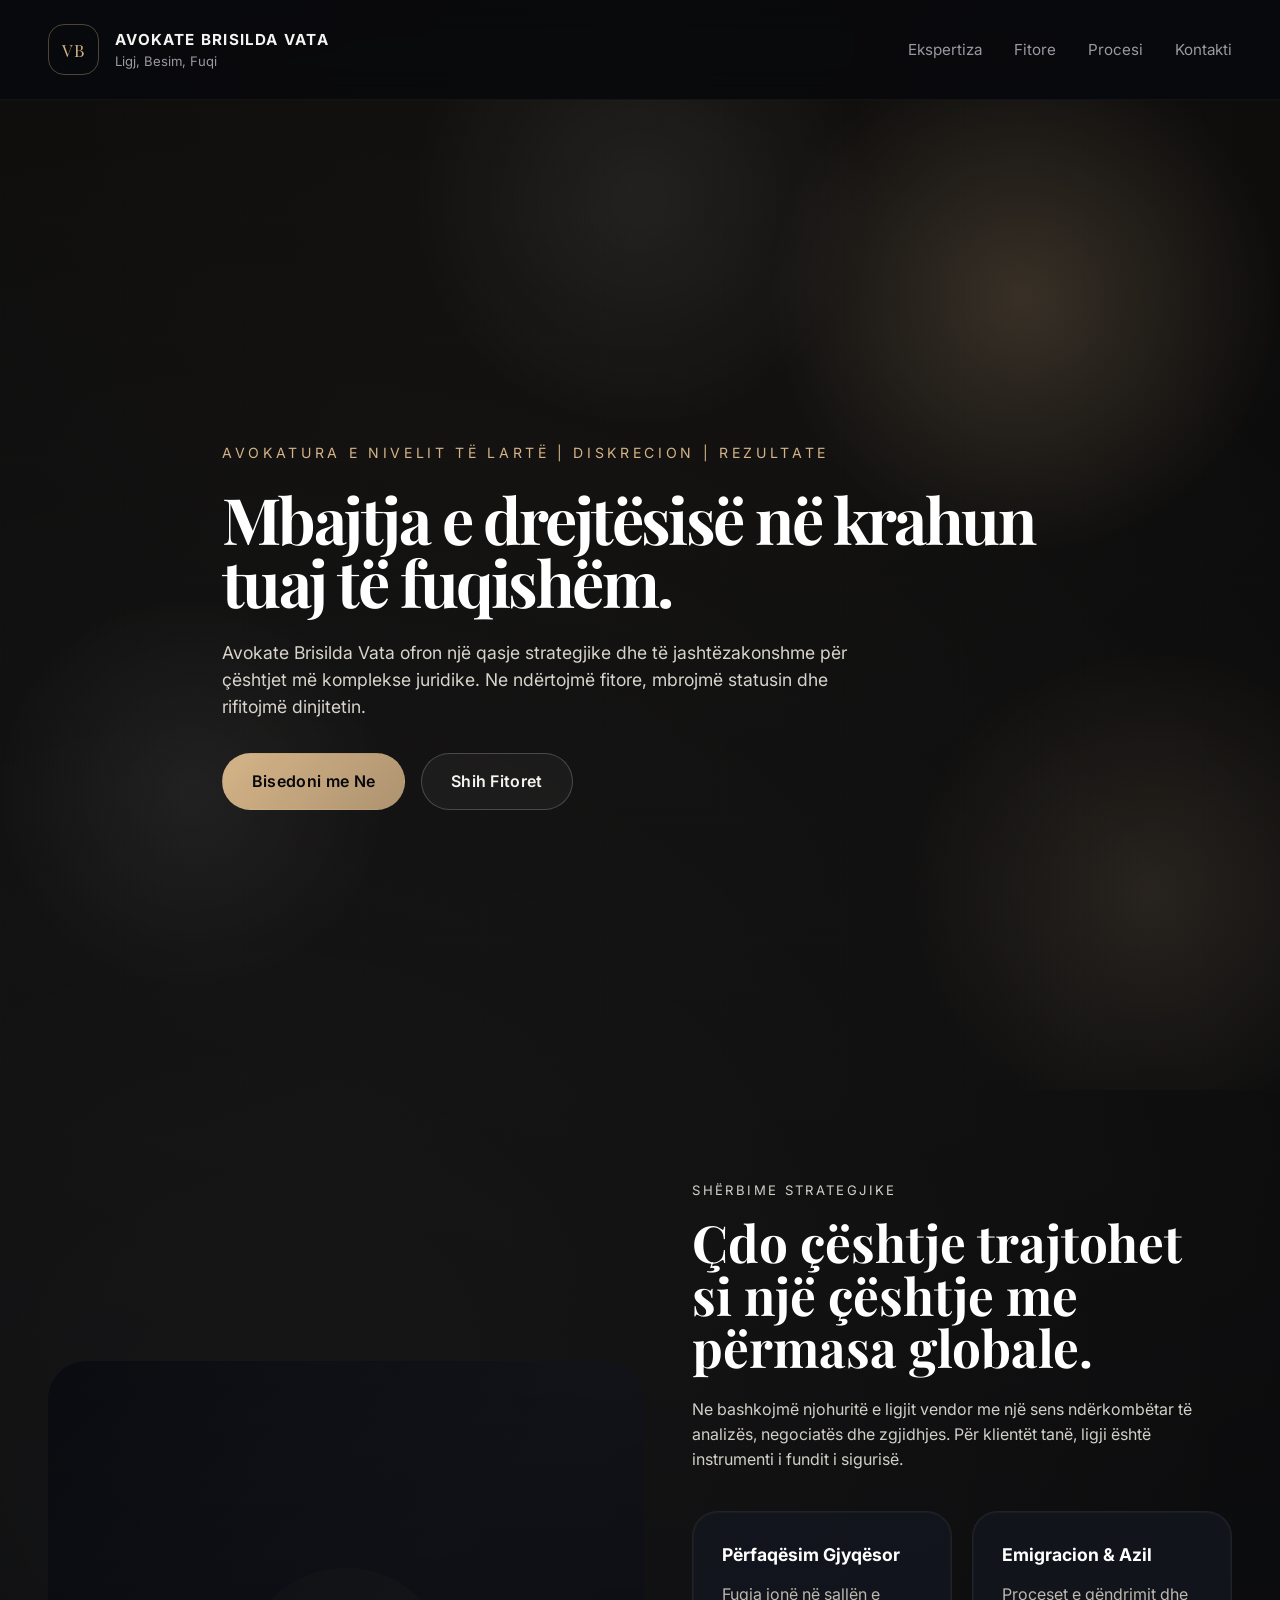
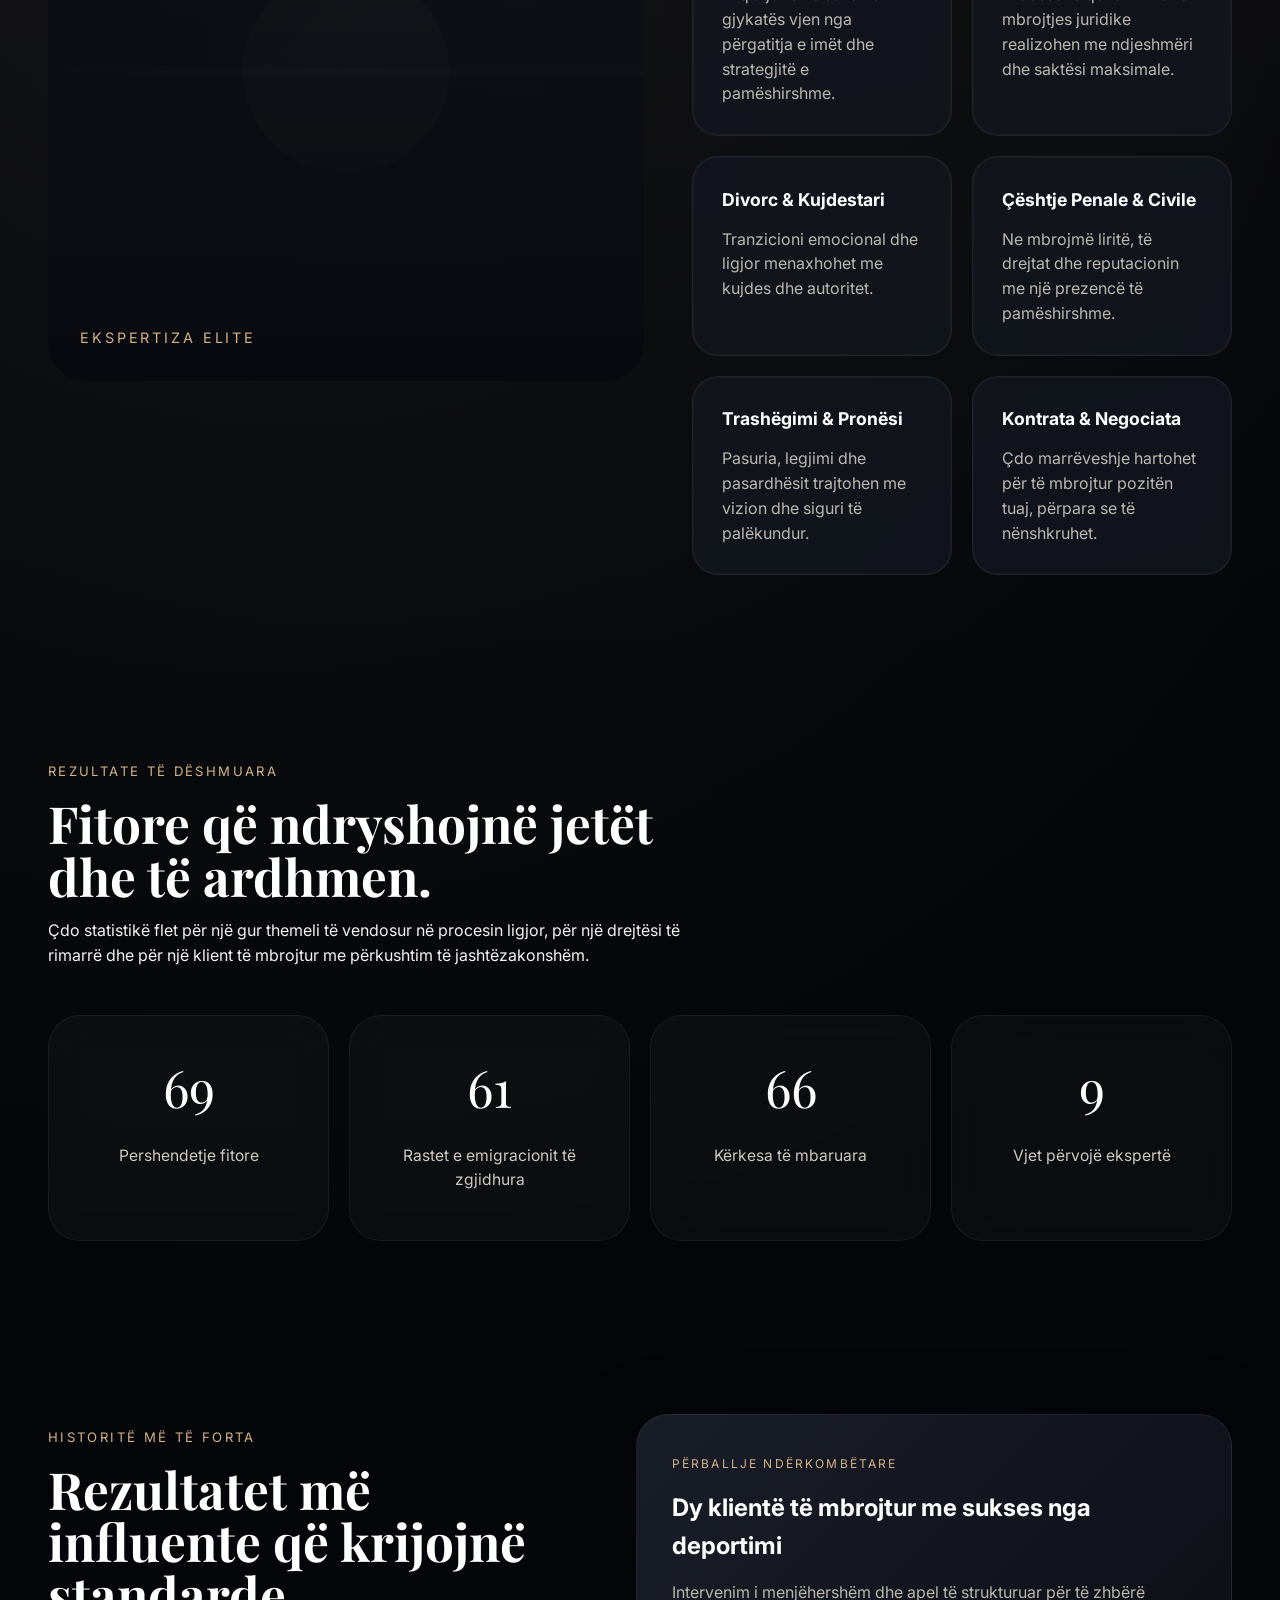
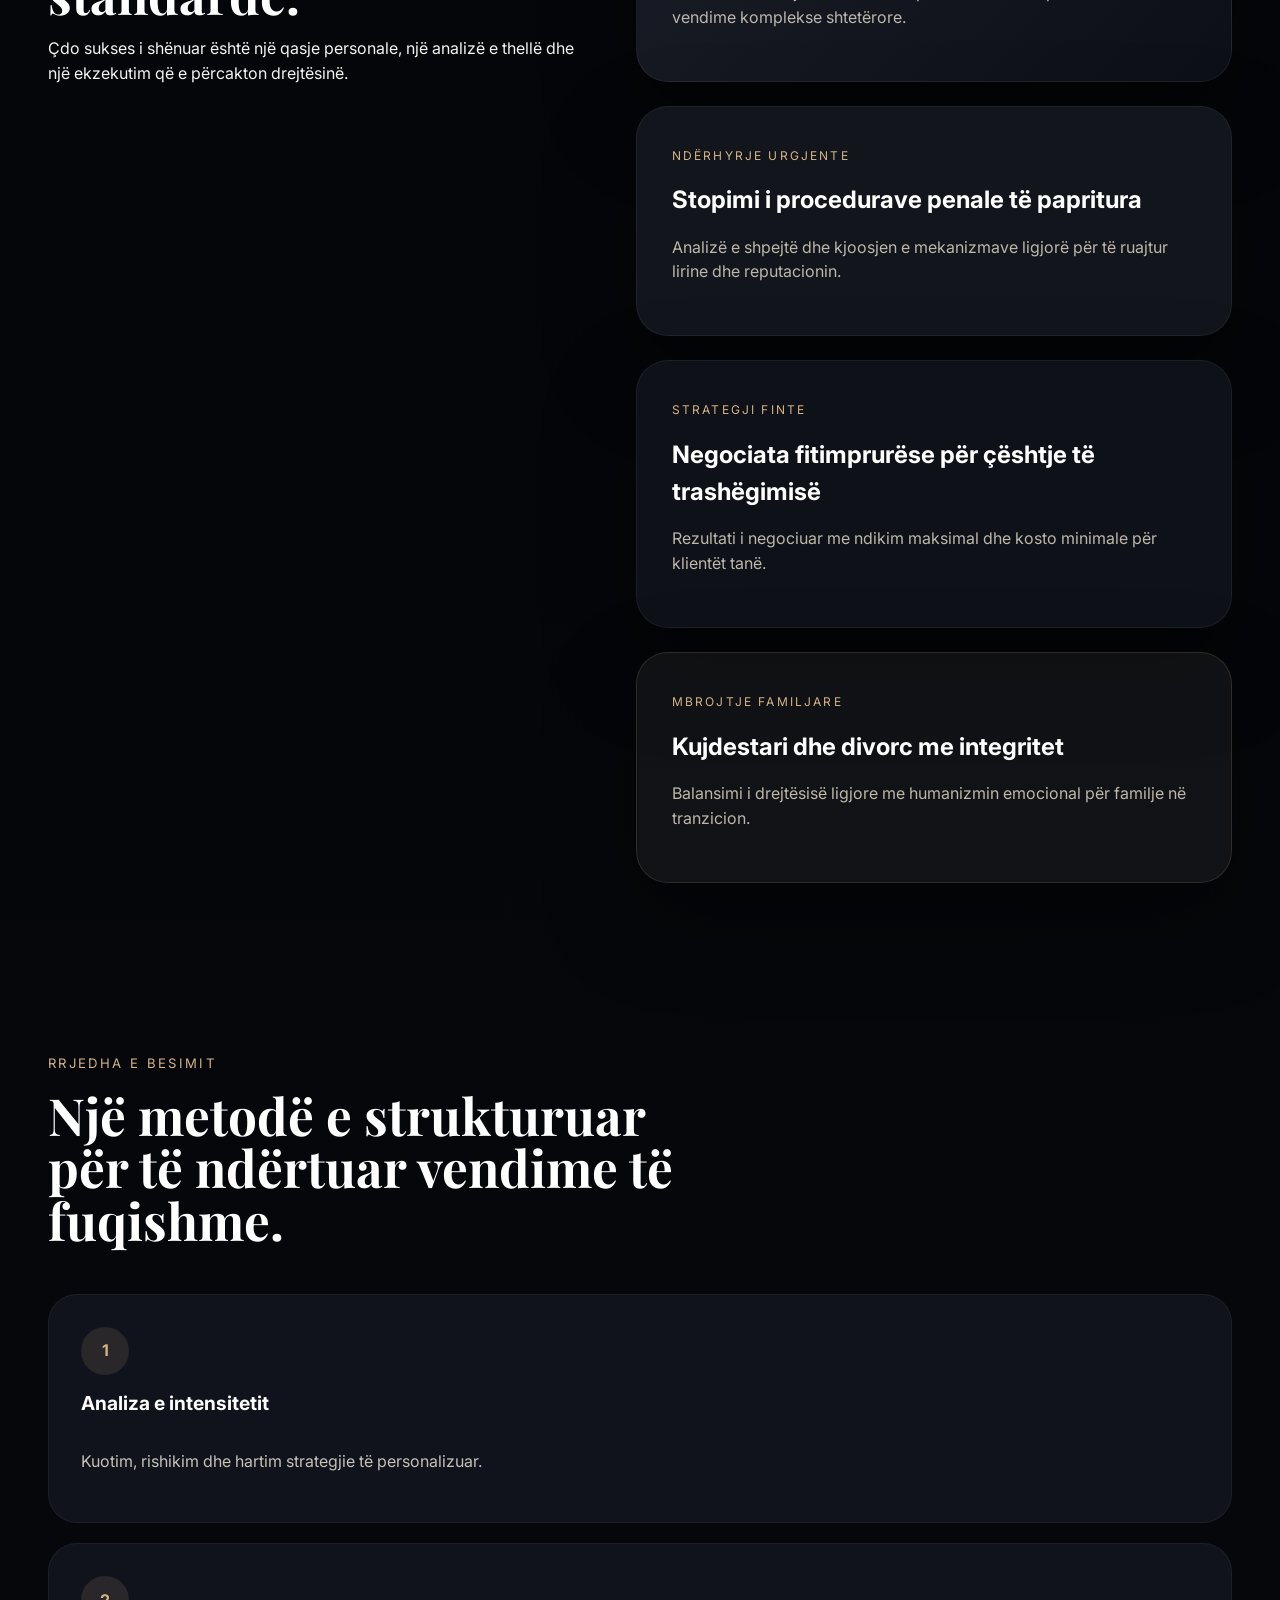
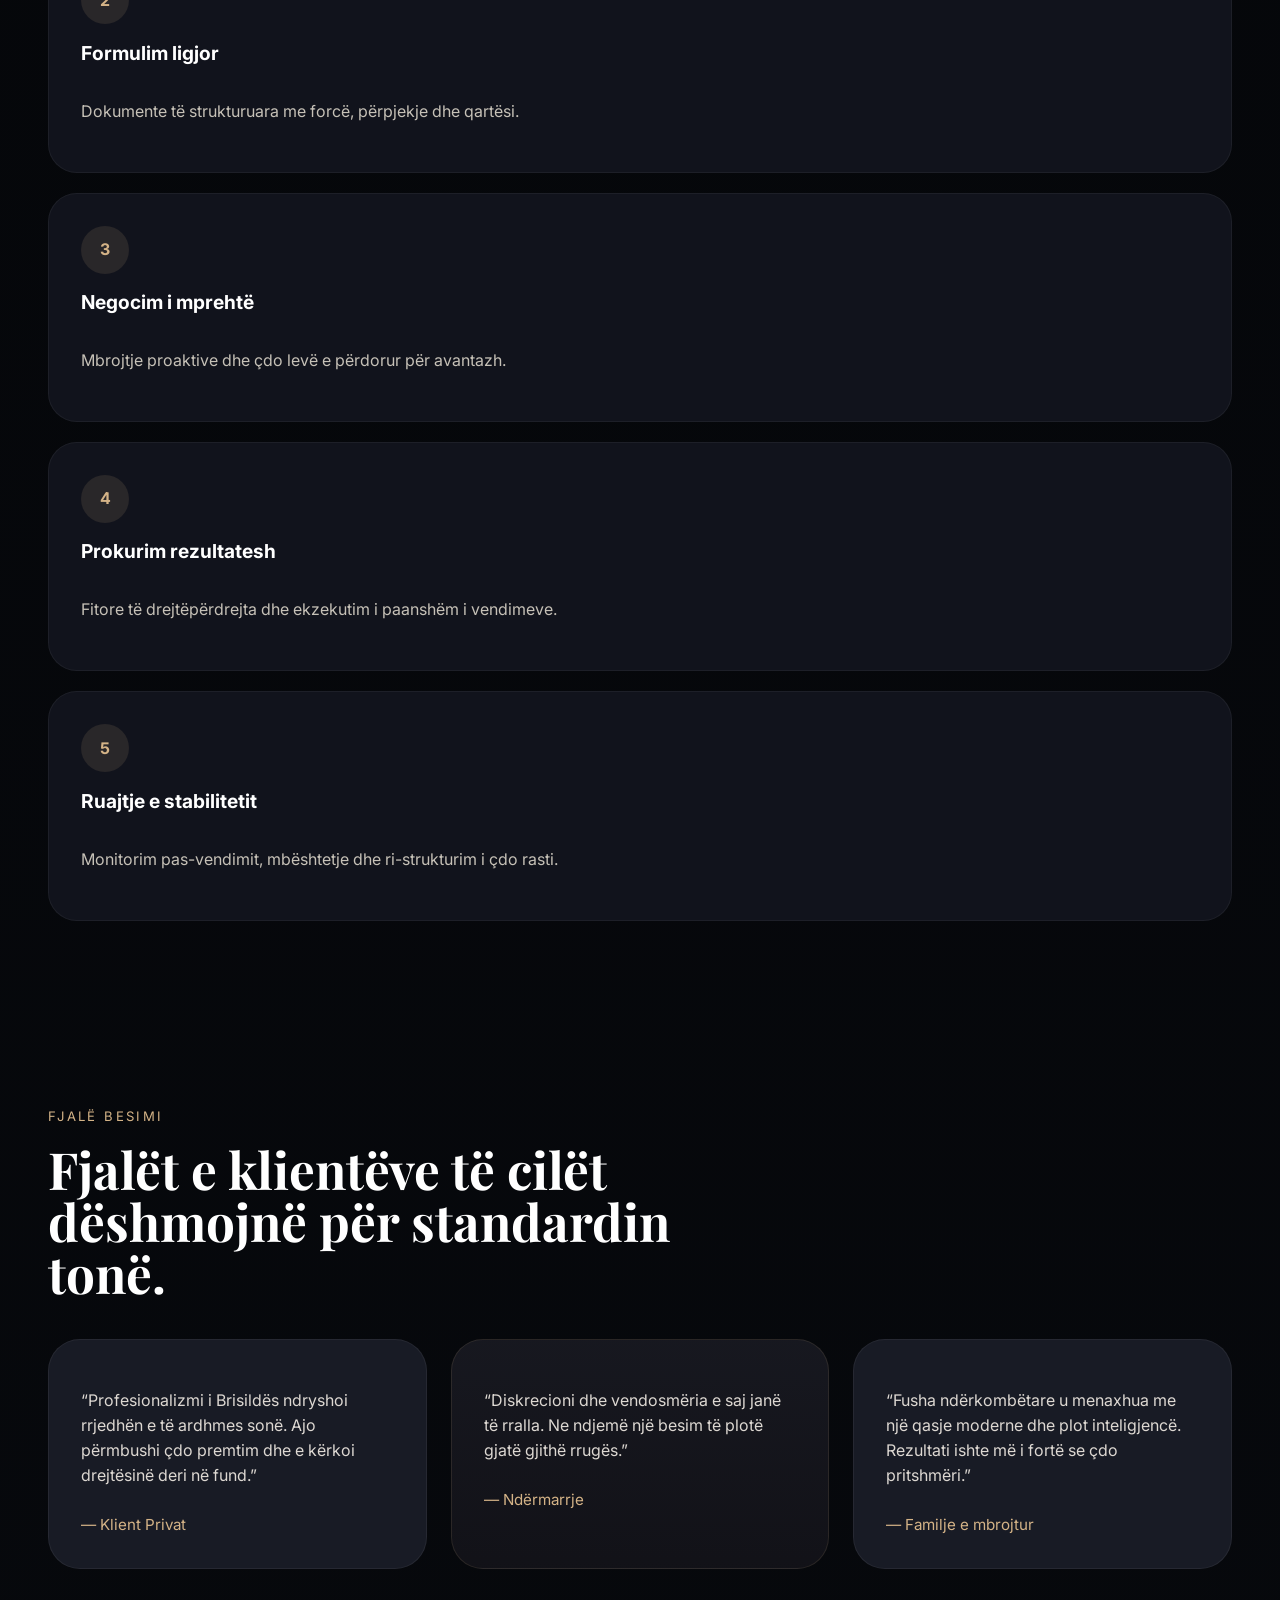
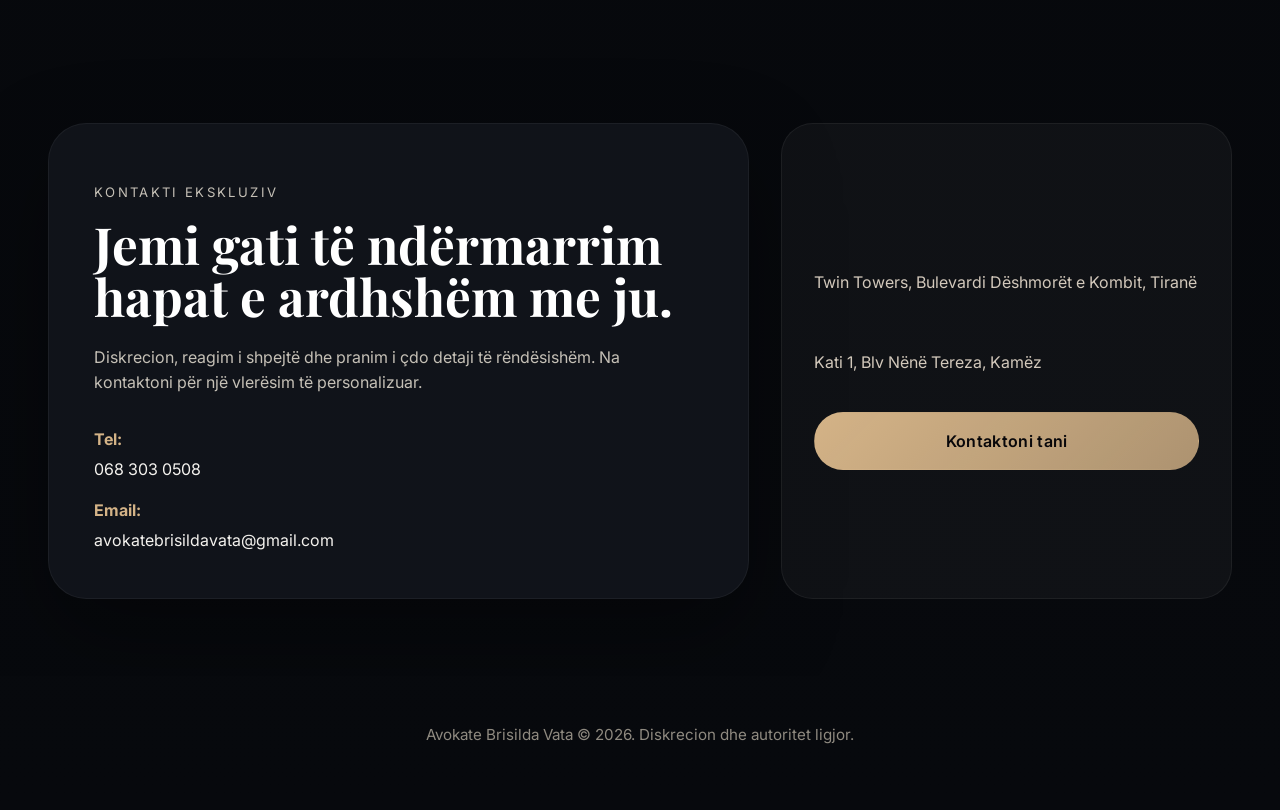
<file: version/index.html>
<!DOCTYPE html>
<html lang="sq">
<head>
  <meta charset="UTF-8" />
  <meta name="viewport" content="width=device-width, initial-scale=1.0" />
  <meta name="description" content="Avokate Brisilda Vata - Avokat profesional në Tiranë për emigracion, çështje penale, civile dhe ndërkombëtare." />
  <title>Avokate Brisilda Vata</title>
  <link rel="preconnect" href="https://fonts.googleapis.com" />
  <link rel="preconnect" href="https://fonts.gstatic.com" crossorigin />
  <link href="https://fonts.googleapis.com/css2?family=Playfair+Display:wght@600;700;800&family=Inter:wght@400;500;600;700;800&display=swap" rel="stylesheet" />
  <link rel="stylesheet" href="styles.css" />
</head>
<body>
  <div class="page-shell">
    <header class="topbar">
      <div class="brand">
        <span class="brand-mark">VB</span>
        <div>
          <p class="brand-name">Avokate Brisilda Vata</p>
          <p class="brand-subtitle">Ligj, Besim, Fuqi</p>
        </div>
      </div>
      <nav class="nav-links" aria-label="Navigacion kryesor">
        <a href="#expertise">Ekspertiza</a>
        <a href="#victories">Fitore</a>
        <a href="#process">Procesi</a>
        <a href="#kontakt">Kontakti</a>
      </nav>
    </header>

    <main>
      <section class="hero" id="hero">
        <div class="hero-motion">
          <div class="hero-layer hero-layer--depth"></div>
          <div class="hero-layer hero-layer--grid"></div>
          <div class="hero-layer hero-layer--flare"></div>
        </div>
        <div class="hero-copy">
          <p class="eyebrow">Avokatura e nivelit të lartë | Diskrecion | Rezultate</p>
          <h1>Mbajtja e drejtësisë në krahun tuaj të fuqishëm.</h1>
          <p class="hero-intro">Avokate Brisilda Vata ofron një qasje strategjike dhe të jashtëzakonshme për çështjet më komplekse juridike. Ne ndërtojmë fitore, mbrojmë statusin dhe rifitojmë dinjitetin.</p>
          <div class="hero-actions">
            <a class="button button--primary" href="#kontakt">Bisedoni me Ne</a>
            <a class="button button--ghost" href="#victories">Shih Fitoret</a>
          </div>
        </div>
      </section>

      <section class="section section--split" id="expertise">
        <div class="split-image" aria-hidden="true">
          <div class="split-overlay"></div>
          <div class="split-tag">Ekspertiza Elite</div>
        </div>
        <div class="split-copy">
          <p class="section-label">Shërbime strategjike</p>
          <h2>Çdo çështje trajtohet si një çështje me përmasa globale.</h2>
          <p>Ne bashkojmë njohuritë e ligjit vendor me një sens ndërkombëtar të analizës, negociatës dhe zgjidhjes. Për klientët tanë, ligji është instrumenti i fundit i sigurisë.</p>
          <div class="service-grid" role="list">
            <div class="service-card" role="listitem">
              <h3>Përfaqësim Gjyqësor</h3>
              <p>Fuqia jonë në sallën e gjykatës vjen nga përgatitja e imët dhe strategjitë e pamëshirshme.</p>
            </div>
            <div class="service-card" role="listitem">
              <h3>Emigracion & Azil</h3>
              <p>Proceset e qëndrimit dhe mbrojtjes juridike realizohen me ndjeshmëri dhe saktësi maksimale.</p>
            </div>
            <div class="service-card" role="listitem">
              <h3>Divorc & Kujdestari</h3>
              <p>Tranzicioni emocional dhe ligjor menaxhohet me kujdes dhe autoritet.</p>
            </div>
            <div class="service-card" role="listitem">
              <h3>Çështje Penale & Civile</h3>
              <p>Ne mbrojmë liritë, të drejtat dhe reputacionin me një prezencë të pamëshirshme.</p>
            </div>
            <div class="service-card" role="listitem">
              <h3>Trashëgimi & Pronësi</h3>
              <p>Pasuria, legjimi dhe pasardhësit trajtohen me vizion dhe siguri të palëkundur.</p>
            </div>
            <div class="service-card" role="listitem">
              <h3>Kontrata & Negociata</h3>
              <p>Çdo marrëveshje hartohet për të mbrojtur pozitën tuaj, përpara se të nënshkruhet.</p>
            </div>
          </div>
        </div>
      </section>

      <section class="section metrics" id="victories">
        <div class="metrics-copy">
          <p class="section-label">Rezultate të dëshmuara</p>
          <h2>Fitore që ndryshojnë jetët dhe të ardhmen.</h2>
          <p>Çdo statistikë flet për një gur themeli të vendosur në procesin ligjor, për një drejtësi të rimarrë dhe për një klient të mbrojtur me përkushtim të jashtëzakonshëm.</p>
        </div>
        <div class="metrics-grid">
          <div class="metric-card" data-counter="98">
            <span class="metric-value">0</span>
            <p>Pershendetje fitore</p>
          </div>
          <div class="metric-card" data-counter="87">
            <span class="metric-value">0</span>
            <p>Rastet e emigracionit të zgjidhura</p>
          </div>
          <div class="metric-card" data-counter="94">
            <span class="metric-value">0</span>
            <p>Kërkesa të mbaruara</p>
          </div>
          <div class="metric-card" data-counter="14">
            <span class="metric-value">0</span>
            <p>Vjet përvojë ekspertë</p>
          </div>
        </div>
      </section>

      <section class="section flip-case">
        <div class="case-copy">
          <p class="section-label">Historitë më të forta</p>
          <h2>Rezultatet më influente që krijojnë standarde.</h2>
          <p>Çdo sukses i shënuar është një qasje personale, një analizë e thellë dhe një ekzekutim që e përcakton drejtësinë.</p>
        </div>
        <div class="case-grid">
          <article class="case-panel case-panel--wide">
            <span class="case-tag">Përballje ndërkombëtare</span>
            <h3>Dy klientë të mbrojtur me sukses nga deportimi</h3>
            <p>Intervenim i menjëhershëm dhe apel të strukturuar për të zhbërë vendime komplekse shtetërore.</p>
          </article>
          <article class="case-panel case-panel--dark">
            <span class="case-tag">Ndërhyrje urgjente</span>
            <h3>Stopimi i procedurave penale të papritura</h3>
            <p>Analizë e shpejtë dhe kjoosjen e mekanizmave ligjorë për të ruajtur lirine dhe reputacionin.</p>
          </article>
          <article class="case-panel">
            <span class="case-tag">Strategji finte</span>
            <h3>Negociata fitimprurëse për çështje të trashëgimisë</h3>
            <p>Rezultati i negociuar me ndikim maksimal dhe kosto minimale për klientët tanë.</p>
          </article>
          <article class="case-panel case-panel--light">
            <span class="case-tag">Mbrojtje familjare</span>
            <h3>Kujdestari dhe divorc me integritet</h3>
            <p>Balansimi i drejtësisë ligjore me humanizmin emocional për familje në tranzicion.</p>
          </article>
        </div>
      </section>

      <section class="section process" id="process">
        <div class="process-head">
          <p class="section-label">Rrjedha e besimit</p>
          <h2>Një metodë e strukturuar për të ndërtuar vendime të fuqishme.</h2>
        </div>
        <div class="process-line" aria-label="Procesi i punës">
          <div class="process-step">
            <span>1</span>
            <h3>Analiza e intensitetit</h3>
            <p>Kuotim, rishikim dhe hartim strategjie të personalizuar.</p>
          </div>
          <div class="process-step">
            <span>2</span>
            <h3>Formulim ligjor</h3>
            <p>Dokumente të strukturuara me forcë, përpjekje dhe qartësi.</p>
          </div>
          <div class="process-step">
            <span>3</span>
            <h3>Negocim i mprehtë</h3>
            <p>Mbrojtje proaktive dhe çdo levë e përdorur për avantazh.</p>
          </div>
          <div class="process-step">
            <span>4</span>
            <h3>Prokurim rezultatesh</h3>
            <p>Fitore të drejtëpërdrejta dhe ekzekutim i paanshëm i vendimeve.</p>
          </div>
          <div class="process-step">
            <span>5</span>
            <h3>Ruajtje e stabilitetit</h3>
            <p>Monitorim pas-vendimit, mbështetje dhe ri-strukturim i çdo rasti.</p>
          </div>
        </div>
      </section>

      <section class="section testimonials">
        <div class="testimonials-copy">
          <p class="section-label">Fjalë besimi</p>
          <h2>Fjalët e klientëve të cilët dëshmojnë për standardin tonë.</h2>
        </div>
        <div class="testimonial-cards">
          <article class="testimonial-card">
            <p>“Profesionalizmi i Brisildës ndryshoi rrjedhën e të ardhmes sonë. Ajo përmbushi çdo premtim dhe e kërkoi drejtësinë deri në fund.”</p>
            <span>— Klient Privat</span>
          </article>
          <article class="testimonial-card testimonial-card--accent">
            <p>“Diskrecioni dhe vendosmëria e saj janë të rralla. Ne ndjemë një besim të plotë gjatë gjithë rrugës.”</p>
            <span>— Ndërmarrje</span>
          </article>
          <article class="testimonial-card">
            <p>“Fusha ndërkombëtare u menaxhua me një qasje moderne dhe plot inteligjencë. Rezultati ishte më i fortë se çdo pritshmëri.”</p>
            <span>— Familje e mbrojtur</span>
          </article>
        </div>
      </section>

      <section class="section contact" id="kontakt">
        <div class="contact-shell">
          <div class="contact-copy">
            <p class="section-label">Kontakti Ekskluziv</p>
            <h2>Jemi gati të ndërmarrim hapat e ardhshëm me ju.</h2>
            <p>Diskrecion, reagim i shpejtë dhe pranim i çdo detaji të rëndësishëm. Na kontaktoni për një vlerësim të personalizuar.</p>
            <div class="contact-list">
              <div>
                <strong>Tel:</strong>
                <a href="tel:+0683030508">068 303 0508</a>
              </div>
              <div>
                <strong>Email:</strong>
                <a href="mailto:avokatebrisildavata@gmail.com">avokatebrisildavata@gmail.com</a>
              </div>
            </div>
          </div>
          <div class="contact-card">
            <div class="contact-card__inner">
              <p class="contact-location">Twin Towers, Bulevardi Dëshmorët e Kombit, Tiranë</p>
              <p class="contact-location">Kati 1, Blv Nënë Tereza, Kamëz</p>
              <a class="button button--primary button--block" href="mailto:avokatebrisildavata@gmail.com">Kontaktoni tani</a>
            </div>
          </div>
        </div>
      </section>
    </main>
  </div>
  <footer class="footer">
    <p>Avokate Brisilda Vata © 2026. Diskrecion dhe autoritet ligjor.</p>
  </footer>
  <script src="script.js"></script>
</body>
</html>
</file>
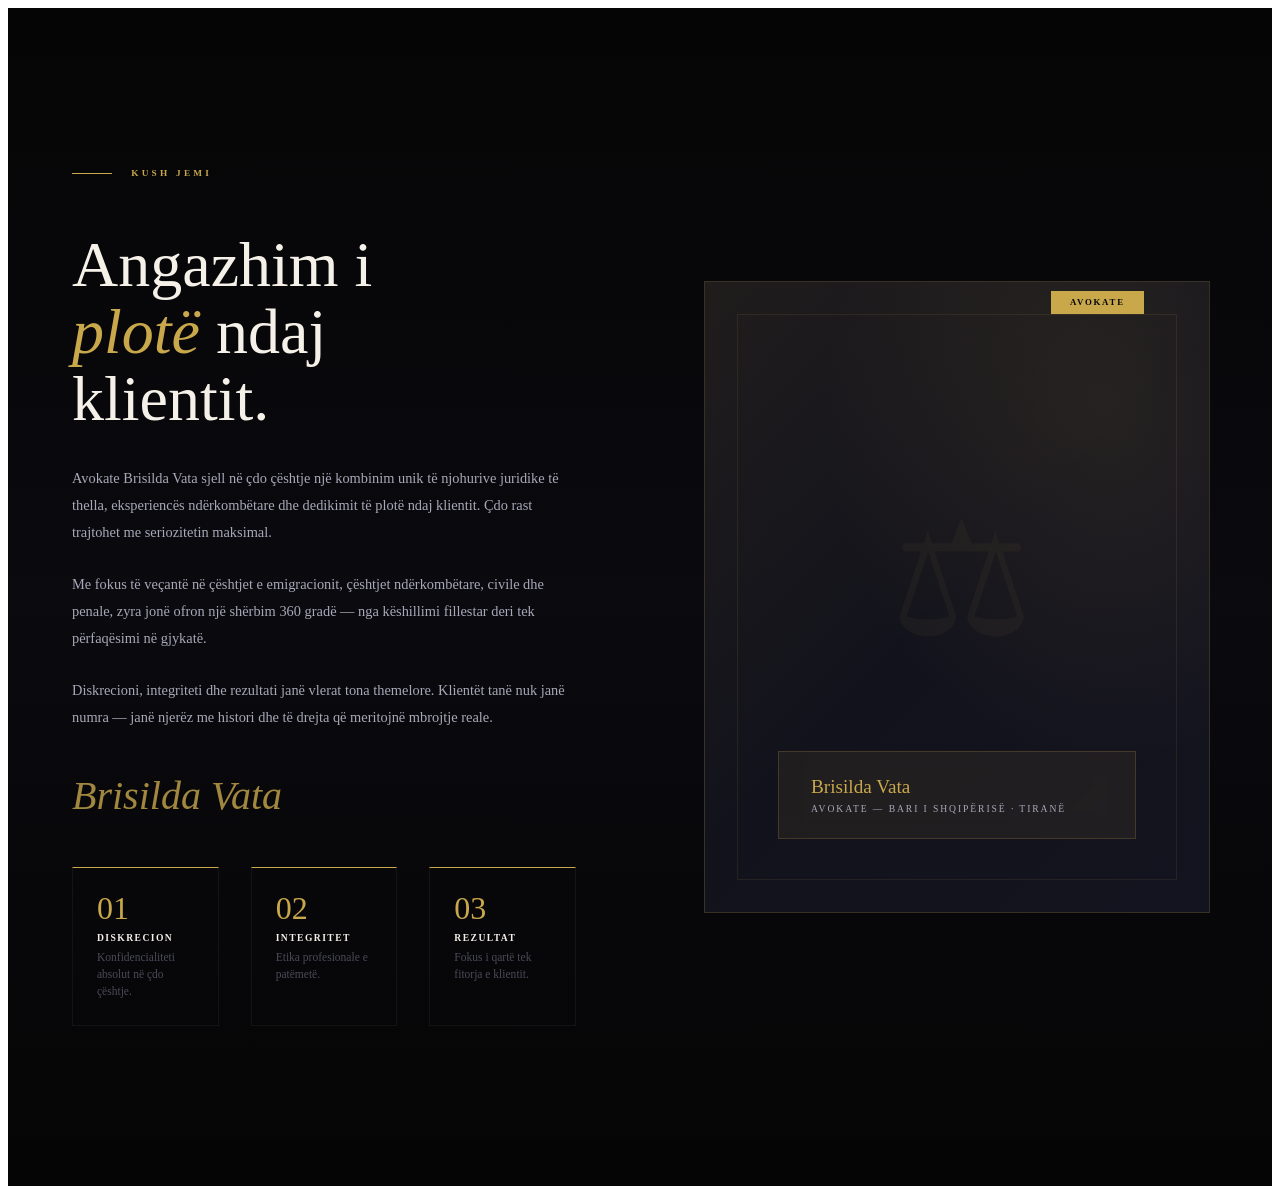
<file: test.html>
<!DOCTYPE html>
<html lang="en">
<head>
    <meta charset="UTF-8">
    <meta name="viewport" content="width=device-width, initial-scale=1.0">
    <title>Document</title>
    <style>
:root {
  --black: #050505;
  --deep: #0a0a0f;
  --charcoal: #111118;
  --surface: #141420;
  --gold: #c9a84c;
  --gold-light: #e8cc80;
  --gold-dim: #8a6a2a;
  --ivory: #f5f0e8;
  --silver: #a8a8b8;
  --muted: #4a4a5a;
  --border: rgba(201,168,76,0.2);
  --border-subtle: rgba(255,255,255,0.05);
  --glow: rgba(201,168,76,0.15);
  --font-display: 'Cormorant Garamond', Georgia, serif;
  --font-ui: 'Montserrat', sans-serif;
  --font-accent: 'Playfair Display', Georgia, serif;
}

.section-container {
  max-width: 1400px;
  margin: 0 auto;
  padding: 0 4rem;
}
.reveal {
  opacity: 0;
  transform: translateY(40px);
  transition: opacity 0.9s cubic-bezier(0.22,1,0.36,1), transform 0.9s cubic-bezier(0.22,1,0.36,1);
}
.reveal.visible { opacity: 1; transform: translateY(0); }
.reveal-left { opacity: 0; transform: translateX(-50px); transition: opacity 0.9s ease, transform 0.9s ease; }
.reveal-left.visible { opacity: 1; transform: translateX(0); }
.reveal-right { opacity: 0; transform: translateX(50px); transition: opacity 0.9s ease, transform 0.9s ease; }
.reveal-right.visible { opacity: 1; transform: translateX(0); }

.section-label {
  display: flex;
  align-items: center;
  gap: 1.2rem;
  margin-bottom: 1.5rem;
}
.section-label-line {
  width: 40px;
  height: 1px;
  background: var(--gold);
}
.section-label-text {
  font-size: 0.58rem;
  font-weight: 600;
  letter-spacing: 0.35em;
  text-transform: uppercase;
  color: var(--gold);
}
.section-heading {
  font-family: var(--font-display);
  font-size: clamp(2.5rem, 5vw, 4.5rem);
  font-weight: 300;
  line-height: 1.05;
  color: var(--ivory);
}
.section-heading em {
  font-style: italic;
  color: var(--gold);
}

#about {
  padding: 10rem 0;
  background: linear-gradient(180deg, var(--black) 0%, var(--deep) 50%, var(--black) 100%);
}
.about-grid {
  display: grid;
  grid-template-columns: 1fr 1fr;
  gap: 8rem;
  align-items: center;
}
.about-left .section-heading { margin-bottom: 2rem; }
.about-description {
  font-size: 0.9rem;
  font-weight: 300;
  color: var(--silver);
  line-height: 1.9;
  margin-bottom: 1.5rem;
}
.about-signature {
  font-family: var(--font-accent);
  font-size: 2.5rem;
  font-style: italic;
  color: var(--gold);
  margin-top: 2.5rem;
  opacity: 0.8;
}
.about-right {
  position: relative;
}
.about-visual {
  width: 100%;
  aspect-ratio: 4/5;
  background: linear-gradient(135deg, var(--charcoal), var(--surface));
  border: 1px solid var(--border);
  position: relative;
  overflow: hidden;
}
.about-visual::before {
  content: '';
  position: absolute;
  inset: 0;
  background:
    linear-gradient(135deg, rgba(201,168,76,0.08) 0%, transparent 50%),
    radial-gradient(ellipse at 80% 20%, rgba(201,168,76,0.1) 0%, transparent 50%);
}
.about-visual-inner {
  position: absolute;
  inset: 2rem;
  border: 1px solid rgba(201,168,76,0.1);
  display: flex;
  flex-direction: column;
  justify-content: flex-end;
  padding: 2.5rem;
}
.about-visual-icon {
  position: absolute;
  top: 50%;
  left: 50%;
  transform: translate(-50%, -60%);
  font-family: var(--font-display);
  font-size: 10rem;
  font-weight: 300;
  color: rgba(201,168,76,0.05);
  letter-spacing: -0.05em;
  user-select: none;
  line-height: 1;
}
.about-badge {
  background: rgba(201,168,76,0.08);
  border: 1px solid var(--border);
  backdrop-filter: blur(10px);
  padding: 1.5rem 2rem;
  position: relative;
}
.about-badge-title {
  font-family: var(--font-display);
  font-size: 1.2rem;
  font-weight: 400;
  color: var(--gold);
  margin-bottom: 0.3rem;
}
.about-badge-subtitle {
  font-size: 0.6rem;
  letter-spacing: 0.2em;
  text-transform: uppercase;
  color: var(--silver);
}
.about-corner-badge {
  position: absolute;
  top: -1.5rem;
  right: 2rem;
  background: var(--gold);
  color: var(--black);
  padding: 0.4rem 1.2rem;
  font-size: 0.55rem;
  font-weight: 700;
  letter-spacing: 0.2em;
  text-transform: uppercase;
}
.about-pillars {
  display: flex;
  gap: 2rem;
  margin-top: 3rem;
}
.about-pillar {
  flex: 1;
  padding: 1.5rem;
  border: 1px solid var(--border-subtle);
  border-top: 1px solid var(--gold);
  transition: border-color 0.3s ease, background 0.3s ease;
}
.about-pillar:hover {
  background: rgba(201,168,76,0.03);
  border-top-color: var(--gold-light);
}
.about-pillar-num {
  font-family: var(--font-display);
  font-size: 2rem;
  color: var(--gold);
  font-weight: 300;
  line-height: 1;
  margin-bottom: 0.5rem;
}
.about-pillar-title {
  font-size: 0.6rem;
  font-weight: 600;
  letter-spacing: 0.15em;
  text-transform: uppercase;
  color: var(--ivory);
  margin-bottom: 0.4rem;
}
.about-pillar-text {
  font-size: 0.72rem;
  color: var(--muted);
  line-height: 1.5;
}
@media (max-width: 700px) {
  .about-pillars {
    flex-direction: column;
  }
}
    </style>
</head>
<body>
<!-- ==================== ABOUT ==================== -->
<section id="about">
  <div class="section-container">
    <div class="about-grid">
      <div class="about-left">
        <div class="reveal">
          <div class="section-label">
            <div class="section-label-line"></div>
            <span class="section-label-text">Kush Jemi</span>
          </div>
          <h2 class="section-heading">
            Angazhim i<br>
            <em>plotë</em> ndaj<br>
            klientit.
          </h2>
        </div>
        <div class="reveal" style="transition-delay:0.1s">
          <p class="about-description">
            Avokate Brisilda Vata sjell në çdo çështje një kombinim unik të njohurive juridike të thella, eksperiencës ndërkombëtare dhe dedikimit të plotë ndaj klientit. Çdo rast trajtohet me seriozitetin maksimal.
          </p>
          <p class="about-description">
            Me fokus të veçantë në çështjet e emigracionit, çështjet ndërkombëtare, civile dhe penale, zyra jonë ofron një shërbim 360 gradë — nga këshillimi fillestar deri tek përfaqësimi në gjykatë.
          </p>
          <p class="about-description">
            Diskrecioni, integriteti dhe rezultati janë vlerat tona themelore. Klientët tanë nuk janë numra — janë njerëz me histori dhe të drejta që meritojnë mbrojtje reale.
          </p>
          <div class="about-signature">Brisilda Vata</div>
        </div>
        <div class="about-pillars reveal" style="transition-delay:0.2s">
          <div class="about-pillar">
            <div class="about-pillar-num">01</div>
            <div class="about-pillar-title">Diskrecion</div>
            <div class="about-pillar-text">Konfidencialiteti absolut në çdo çështje.</div>
          </div>
          <div class="about-pillar">
            <div class="about-pillar-num">02</div>
            <div class="about-pillar-title">Integritet</div>
            <div class="about-pillar-text">Etika profesionale e patëmetë.</div>
          </div>
          <div class="about-pillar">
            <div class="about-pillar-num">03</div>
            <div class="about-pillar-title">Rezultat</div>
            <div class="about-pillar-text">Fokus i qartë tek fitorja e klientit.</div>
          </div>
        </div>
      </div>
      <div class="about-right reveal-right">
        <div class="about-visual">
          <div class="about-visual-icon">⚖</div>
          <div class="about-visual-inner">
            <div class="about-corner-badge">Avokate</div>
            <div class="about-badge">
              <div class="about-badge-title">Brisilda Vata</div>
              <div class="about-badge-subtitle">Avokate — Bari i Shqipërisë · Tiranë</div>
            </div>
          </div>
        </div>
      </div>
    </div>
  </div>
</section>
<script>const revealEls = document.querySelectorAll('.reveal, .reveal-left, .reveal-right');
const revealObserver = new IntersectionObserver((entries) => {
  entries.forEach((entry) => {
    if (entry.isIntersecting) {
      entry.target.classList.add('visible');
    }
  });
}, { threshold: 0.1, rootMargin: '0px 0px -60px 0px' });

revealEls.forEach(el => revealObserver.observe(el));</script>
</body>
</html>
</file>
<file: version/styles.css>
:root {
  color-scheme: dark;
  font-family: 'Inter', system-ui, sans-serif;
  font-size: 16px;
  line-height: 1.55;
  color: #f4f3f1;
  background: #07090d;
  --bg: #07090d;
  --surface: rgba(16, 18, 24, 0.9);
  --surface-strong: rgba(18, 20, 30, 0.96);
  --text: #f4f3f1;
  --muted: #9a98a1;
  --accent: #d4b387;
  --accent-soft: rgba(212, 179, 135, 0.18);
  --border: rgba(255, 255, 255, 0.1);
  --shadow: 0 35px 90px rgba(0, 0, 0, 0.35);
}

* {
  box-sizing: border-box;
}

html {
  scroll-behavior: smooth;
}

body {
  margin: 0;
  min-height: 100vh;
  background: radial-gradient(circle at top, rgba(212, 179, 135, 0.08), transparent 32%),
    radial-gradient(circle at 20% 20%, rgba(255, 255, 255, 0.05), transparent 25%),
    linear-gradient(180deg, #020305 0%, #07090d 100%);
}

img {
  max-width: 100%;
  display: block;
}

a {
  color: inherit;
  text-decoration: none;
}

button,
input,
textarea {
  font: inherit;
}

.page-shell {
  overflow: hidden;
}

.topbar {
  position: sticky;
  top: 0;
  z-index: 50;
  display: flex;
  justify-content: space-between;
  align-items: center;
  padding: 1.5rem 3rem;
  backdrop-filter: blur(16px);
  background: rgba(7, 9, 13, 0.75);
  border-bottom: 1px solid rgba(255, 255, 255, 0.04);
}

.brand {
  display: flex;
  align-items: center;
  gap: 1rem;
}

.brand-mark {
  width: 3.2rem;
  height: 3.2rem;
  display: grid;
  place-items: center;
  border: 1px solid rgba(212, 179, 135, 0.35);
  border-radius: 1rem;
  color: var(--accent);
  font-family: 'Playfair Display', serif;
  font-size: 1.05rem;
  letter-spacing: 0.08em;
}

.brand-name,
.brand-subtitle {
  margin: 0;
}

.brand-name {
  font-size: 0.95rem;
  font-weight: 700;
  letter-spacing: 0.08em;
  text-transform: uppercase;
}

.brand-subtitle {
  color: var(--muted);
  font-size: 0.82rem;
}

.nav-links {
  display: flex;
  gap: 2rem;
  align-items: center;
}

.nav-links a {
  font-size: 0.95rem;
  color: var(--muted);
  transition: color 0.35s ease;
}

.nav-links a:hover,
.nav-links a:focus-visible {
  color: var(--accent);
}

.section {
  padding: clamp(4rem, 6vw, 8rem) 3rem;
  max-width: 1320px;
  margin: 0 auto;
  position: relative;
}

.section-label {
  text-transform: uppercase;
  letter-spacing: 0.18em;
  color: var(--accent);
  font-size: 0.82rem;
  margin-bottom: 1rem;
}

h1,
h2,
h3 {
  margin: 0;
  color: #fff;
}

h1 {
  font-family: 'Playfair Display', serif;
  font-size: clamp(3rem, 5vw, 5.8rem);
  line-height: 0.98;
  letter-spacing: -0.04em;
}

h2 {
  font-family: 'Playfair Display', serif;
  font-size: clamp(2rem, 4vw, 3.8rem);
  line-height: 1.02;
}

.hero {
  min-height: 110vh;
  display: grid;
  place-items: center;
  position: relative;
  overflow: hidden;
}

.hero-motion {
  position: absolute;
  inset: 0;
  pointer-events: none;
}

.hero-layer {
  position: absolute;
  inset: 0;
}

.hero-layer--depth {
  background: radial-gradient(circle at 50% 10%, rgba(255, 255, 255, 0.08), transparent 22%),
    radial-gradient(circle at 90% 80%, rgba(212, 179, 135, 0.14), transparent 18%);
  opacity: 0.9;
}

.hero-layer--grid {
  background-image: linear-gradient(180deg, rgba(255, 255, 255, 0.02) 1px, transparent 1px),
    linear-gradient(90deg, rgba(255, 255, 255, 0.02) 1px, transparent 1px);
  background-size: 120px 120px;
  mix-blend-mode: soft-light;
}

.hero-layer--flare {
  background: radial-gradient(circle at 80% 20%, rgba(212, 179, 135, 0.26), transparent 20%),
    radial-gradient(circle at 15% 70%, rgba(255, 255, 255, 0.08), transparent 16%);
  opacity: 0.8;
}

.hero-copy {
  position: relative;
  z-index: 1;
  max-width: 900px;
  padding: 6rem 2rem 3rem;
}

.eyebrow {
  font-size: 0.88rem;
  letter-spacing: 0.26em;
  color: var(--accent);
  text-transform: uppercase;
  margin-bottom: 1.5rem;
}

.hero-intro {
  font-size: 1.1rem;
  max-width: 650px;
  margin: 1.6rem 0 2rem;
  color: #d7d4cc;
}

.hero-actions {
  display: flex;
  gap: 1rem;
  flex-wrap: wrap;
}

.button {
  display: inline-flex;
  align-items: center;
  justify-content: center;
  min-height: 3.6rem;
  padding: 0 1.8rem;
  border-radius: 999px;
  border: 1px solid transparent;
  transition: transform 0.35s ease, background 0.35s ease, color 0.35s ease, border-color 0.35s ease;
  font-weight: 600;
  letter-spacing: 0.02em;
}

.button:hover,
.button:focus-visible {
  transform: translateY(-1px);
}

.button--primary {
  background: linear-gradient(135deg, rgba(212, 179, 135, 1), rgba(212, 179, 135, 0.8));
  color: #08070a;
}

.button--ghost {
  border-color: rgba(255, 255, 255, 0.2);
  color: #f6f4f1;
  background: rgba(255, 255, 255, 0.04);
}

.section--split {
  display: grid;
  grid-template-columns: 1.05fr 0.95fr;
  align-items: center;
  gap: 3rem;
}

.split-image {
  position: relative;
  min-height: 620px;
  border-radius: 2.4rem;
  overflow: hidden;
  background: linear-gradient(180deg, rgba(17, 20, 30, 0.56), rgba(8, 10, 15, 0.96)),
    url('data:image/svg+xml,%3Csvg xmlns=%22http://www.w3.org/2000/svg%22 width=%22120%22 height=%22120%22 viewBox=%220 0 120 120%22%3E%3Ccircle cx=%2260%22 cy=%2260%22 r=%2220%22 fill=%22%23d4b387%22 opacity=%220.08%22 /%3E%3Cpath d=%22M0 60 H120%22 stroke=%22%23fff%22 stroke-opacity=%220.04%22 stroke-width=%222%22/%3E%3C/svg%3E');
  background-size: cover;
  background-position: center;
}

.split-overlay {
  position: absolute;
  inset: 0;
  background: linear-gradient(135deg, rgba(7, 9, 13, 0.72), transparent 48%);
}

.split-tag {
  position: absolute;
  left: 2rem;
  bottom: 2rem;
  color: var(--accent);
  font-size: 0.9rem;
  letter-spacing: 0.2em;
  text-transform: uppercase;
}

.split-copy h2 {
  margin-bottom: 1.5rem;
}

.split-copy p {
  color: #d1cfc7;
  max-width: 620px;
}

.service-grid {
  display: grid;
  gap: 1.25rem;
  grid-template-columns: repeat(2, minmax(0, 1fr));
  margin-top: 2.5rem;
}

.service-card {
  padding: 1.8rem;
  border-radius: 1.6rem;
  background: rgba(19, 22, 31, 0.82);
  border: 1px solid rgba(255, 255, 255, 0.06);
  box-shadow: inset 0 0 0 1px rgba(212, 179, 135, 0.05);
  transition: transform 0.35s ease, border-color 0.35s ease;
}

.service-card:hover {
  transform: translateY(-6px);
  border-color: rgba(212, 179, 135, 0.22);
}

.service-card h3 {
  font-size: 1.1rem;
  margin-bottom: 0.85rem;
}

.service-card p {
  margin: 0;
  color: #bdb8af;
}

.metrics {
  padding-top: 6rem;
  padding-bottom: 6rem;
}

.metrics-copy {
  max-width: 640px;
  margin-bottom: 3rem;
}

.metrics-grid {
  display: grid;
  grid-template-columns: repeat(4, minmax(0, 1fr));
  gap: 1.25rem;
}

.metric-card {
  padding: 2rem;
  background: rgba(255, 255, 255, 0.03);
  border: 1px solid rgba(255, 255, 255, 0.06);
  border-radius: 2rem;
  text-align: center;
  backdrop-filter: blur(20px);
}

.metric-value {
  display: block;
  font-size: clamp(2.5rem, 4vw, 4.2rem);
  font-family: 'Playfair Display', serif;
  color: #fff;
  margin-bottom: 0.85rem;
}

.metric-card p {
  color: #cfcac1;
  font-size: 0.98rem;
}

.flip-case {
  display: grid;
  grid-template-columns: 0.95fr 1.05fr;
  gap: 3rem;
  align-items: start;
}

.case-copy {
  position: sticky;
  top: 8rem;
  align-self: start;
}

.case-grid {
  display: grid;
  grid-template-columns: 1fr;
  gap: 1.5rem;
}

.case-panel {
  padding: 2.2rem;
  border-radius: 2rem;
  background: rgba(16, 18, 26, 0.96);
  border: 1px solid rgba(255, 255, 255, 0.06);
  box-shadow: var(--shadow);
}

.case-panel--wide {
  grid-column: span 1;
  background: linear-gradient(135deg, rgba(27, 31, 42, 0.95), rgba(13, 16, 23, 0.95));
}

.case-panel--dark {
  background: rgba(20, 23, 30, 0.92);
}

.case-panel--light {
  background: rgba(255, 255, 255, 0.05);
  border-color: rgba(212, 179, 135, 0.16);
}

.case-tag {
  color: var(--accent);
  text-transform: uppercase;
  letter-spacing: 0.18em;
  font-size: 0.75rem;
  margin-bottom: 1rem;
  display: inline-block;
}

.case-panel h3 {
  font-size: 1.5rem;
  margin-bottom: 1rem;
}

.case-panel p {
  color: #bcb7aa;
}

.process {
  padding-top: 5rem;
}

.process-head {
  max-width: 680px;
  margin-bottom: 3rem;
}

.process-line {
  display: grid;
  gap: 1.25rem;
}

.process-step {
  display: grid;
  gap: 0.9rem;
  padding: 2rem;
  border-radius: 1.8rem;
  background: rgba(19, 22, 31, 0.9);
  border: 1px solid rgba(255, 255, 255, 0.05);
}

.process-step span {
  width: 3rem;
  height: 3rem;
  display: grid;
  place-items: center;
  border-radius: 50%;
  background: rgba(212, 179, 135, 0.12);
  color: var(--accent);
  font-weight: 700;
}

.process-step h3 {
  font-size: 1.2rem;
}

.process-step p {
  color: #c6c1b7;
}

.testimonials {
  padding-top: 6rem;
}

.testimonials-copy {
  max-width: 680px;
  margin-bottom: 2.5rem;
}

.testimonial-cards {
  display: grid;
  grid-template-columns: repeat(3, minmax(0, 1fr));
  gap: 1.5rem;
}

.testimonial-card {
  padding: 2rem;
  border-radius: 2rem;
  background: rgba(26, 29, 39, 0.95);
  border: 1px solid rgba(255, 255, 255, 0.06);
}

.testimonial-card--accent {
  background: linear-gradient(180deg, rgba(24, 25, 33, 0.95), rgba(18, 18, 24, 0.99));
  border-color: rgba(212, 179, 135, 0.12);
}

.testimonial-card p {
  font-size: 1rem;
  color: #ddd8d2;
  margin-bottom: 1.5rem;
}

.testimonial-card span {
  color: var(--accent);
  font-size: 0.95rem;
}

.contact-shell {
  display: grid;
  grid-template-columns: 1.4fr 0.9fr;
  gap: 2rem;
  align-items: stretch;
}

.contact-copy {
  background: rgba(18, 21, 28, 0.92);
  padding: 2.8rem;
  border-radius: 2.4rem;
  border: 1px solid rgba(255, 255, 255, 0.05);
  box-shadow: var(--shadow);
}

.contact-copy h2 {
  margin-bottom: 1.4rem;
}

.contact-copy p {
  color: #c5c0b6;
  max-width: 560px;
}

.contact-list {
  display: grid;
  gap: 1rem;
  margin-top: 2rem;
}

.contact-list strong {
  display: block;
  color: var(--accent);
  margin-bottom: 0.35rem;
}

.contact-list a {
  color: #f4f2ee;
}

.contact-card {
  display: grid;
  align-items: center;
  background: rgba(255, 255, 255, 0.04);
  border: 1px solid rgba(255, 255, 255, 0.06);
  border-radius: 2rem;
  padding: 2rem;
  min-height: 100%;
}

.contact-card__inner {
  display: flex;
  flex-direction: column;
  gap: 1.2rem;
}

.contact-location {
  color: #d2c8bb;
  line-height: 1.8;
}

.button--block {
  width: 100%;
  justify-content: center;
}

.footer {
  padding: 2rem 3rem 3rem;
  text-align: center;
  color: #8f8a80;
  font-size: 0.95rem;
}

@media (max-width: 1080px) {
  .section--split,
  .flip-case,
  .contact-shell,
  .testimonial-cards,
  .metrics-grid {
    grid-template-columns: 1fr;
  }

  .topbar {
    padding: 1.2rem 1.5rem;
  }

  .nav-links {
    gap: 1rem;
    flex-wrap: wrap;
  }

  .hero {
    min-height: 95vh;
  }

  .split-image {
    min-height: 520px;
  }
}

@media (max-width: 720px) {
  .section,
  .topbar,
  .footer {
    padding-left: 1.25rem;
    padding-right: 1.25rem;
  }

  .hero-copy {
    padding: 4rem 0 2rem;
  }

  .hero-intro {
    font-size: 1rem;
  }

  .brand-mark {
    width: 2.8rem;
    height: 2.8rem;
  }

  .nav-links {
    display: none;
  }

  .section--split,
  .contact-shell,
  .flip-case,
  .process-line,
  .testimonial-cards,
  .metrics-grid {
    gap: 1.25rem;
  }

  .service-grid {
    grid-template-columns: 1fr;
  }

  .metric-card {
    padding: 1.8rem;
  }

  .case-copy {
    position: static;
  }

  .topbar {
    flex-direction: column;
    align-items: flex-start;
  }
}

@media (prefers-reduced-motion: reduce) {
  *,
  *::before,
  *::after {
    animation-duration: 0.01ms !important;
    animation-iteration-count: 1 !important;
    transition-duration: 0.01ms !important;
    scroll-behavior: auto !important;
  }
}
</file>
